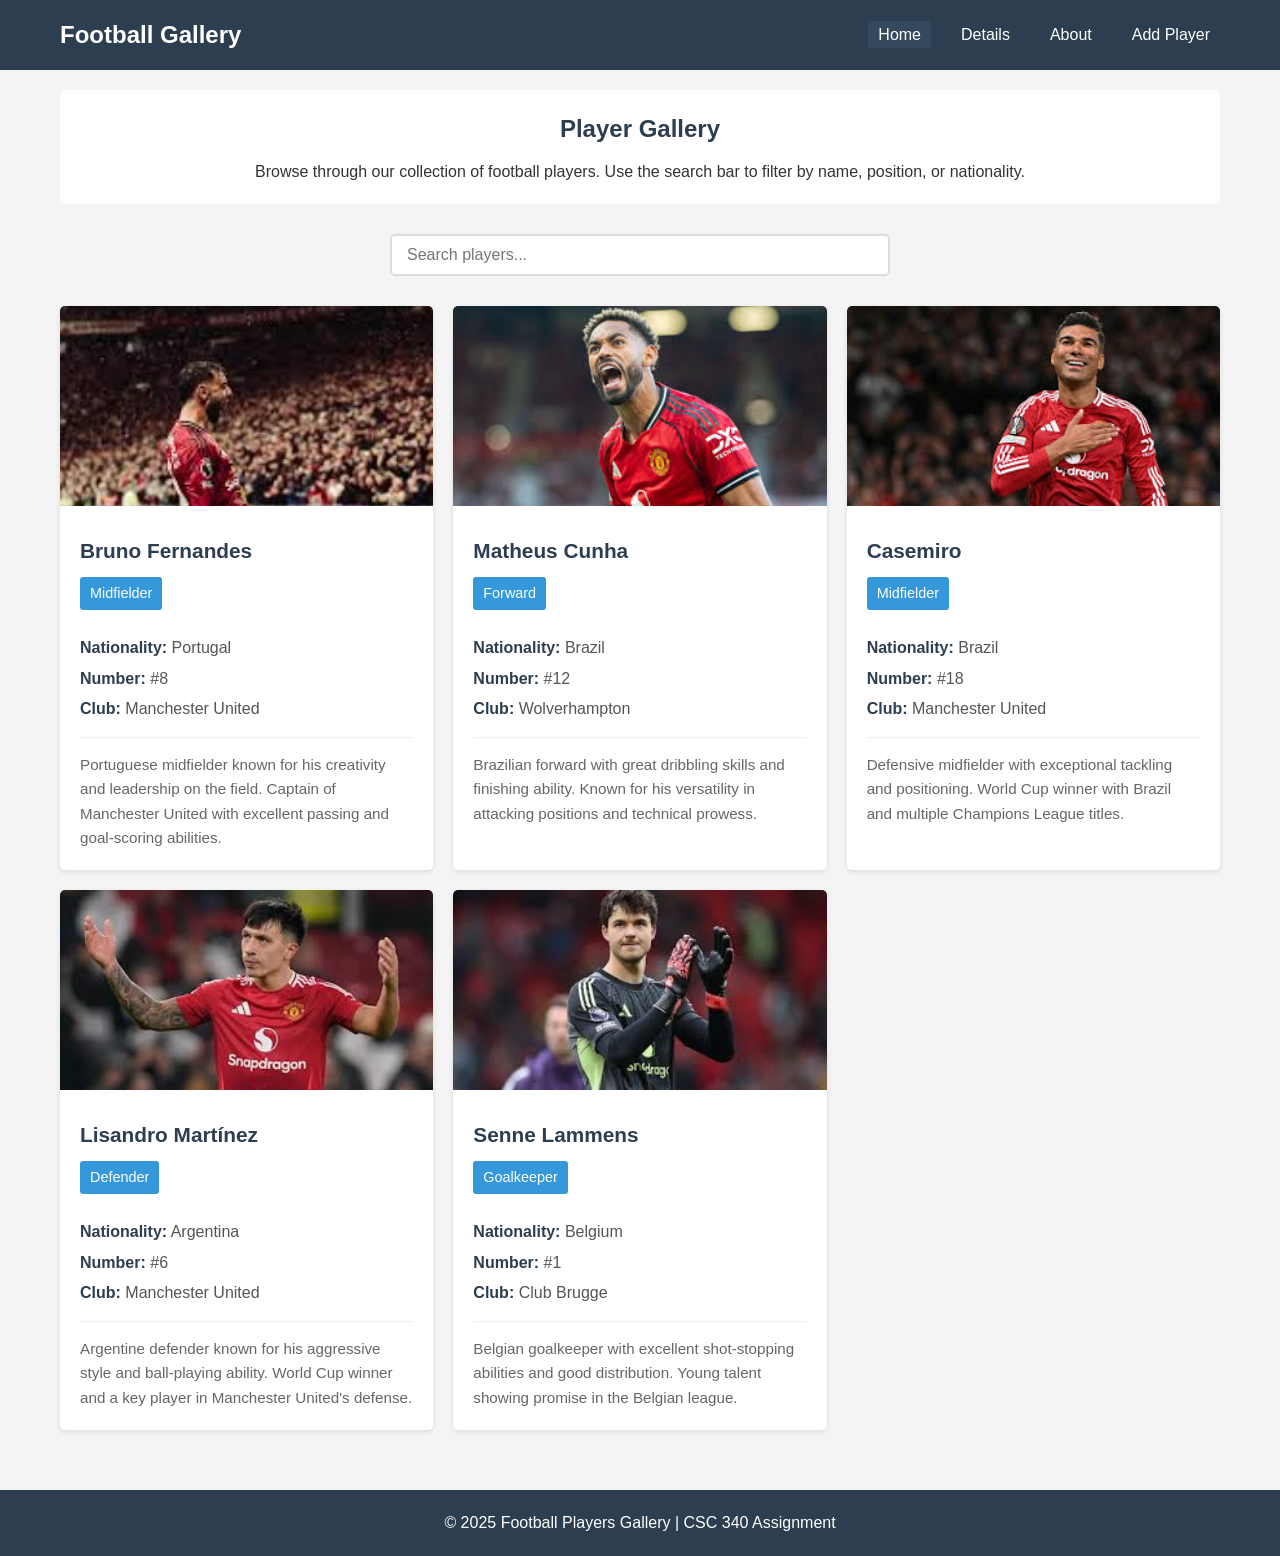
<file: index.html>
<!DOCTYPE html>
<html lang="en">
<head>
    <meta charset="UTF-8">
    <meta name="viewport" content="width=device-width, initial-scale=1.0">
    <title>Football Players Gallery</title>
    <link rel="stylesheet" href="styles.css">
</head>
<body>
    <nav>
        <div class="nav-container">
            <h1>Football Gallery</h1>
            <ul>
                <li><a href="index.html" class="active">Home</a></li>
                <li><a href="details.html">Details</a></li>
                <li><a href="about.html">About</a></li>
                <li><a href="form.html">Add Player</a></li>
            </ul>
        </div>
    </nav>

    <main>
        <section class="intro">
            <h2>Player Gallery</h2>
            <p>Browse through our collection of football players. Use the search bar to filter by name, position, or nationality.</p>
        </section>

        <section class="search-container">
            <input type="text" id="searchBar" placeholder="Search players..." />
        </section>

        <section class="gallery" id="playerGallery">
            <!-- Players will be loaded here by JavaScript -->
        </section>
    </main>

    <footer>
        <p>&copy; 2025 Football Players Gallery | CSC 340 Assignment</p>
    </footer>

    <script src="script.js"></script>
</body>
</html>
</file>
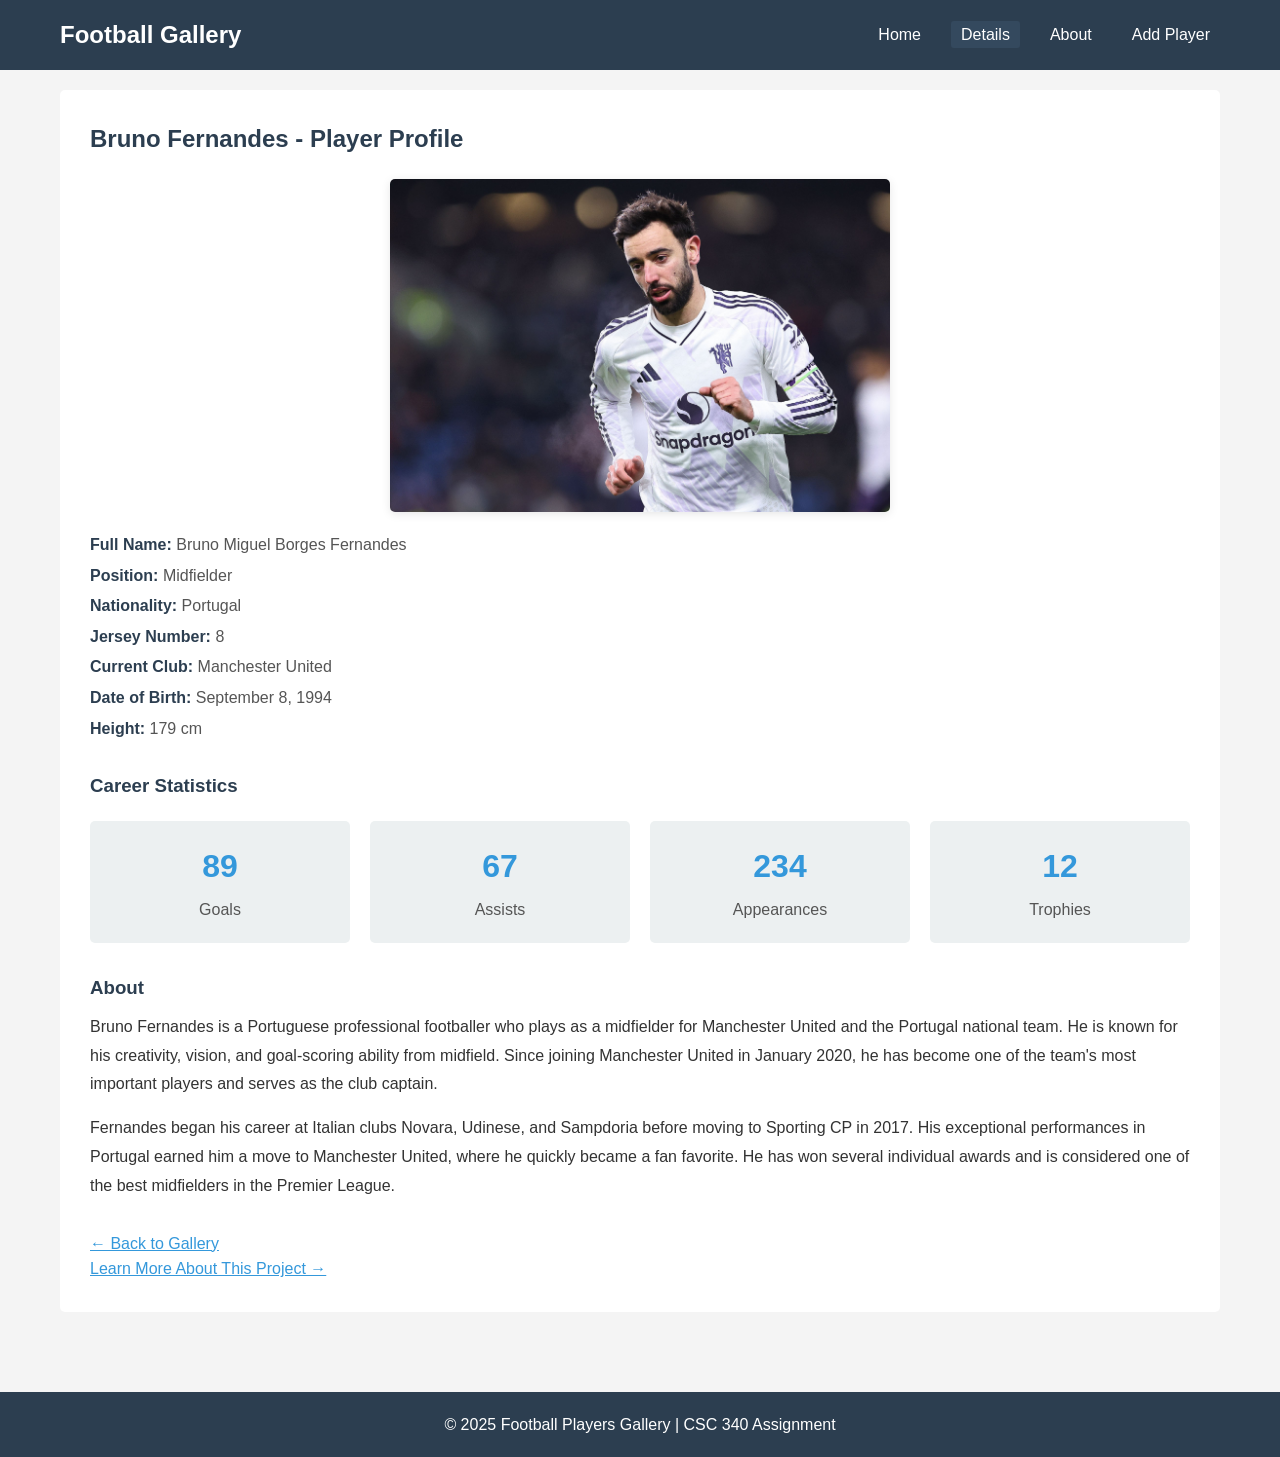
<file: details.html>
<!DOCTYPE html>
<html lang="en">
<head>
    <meta charset="UTF-8">
    <meta name="viewport" content="width=device-width, initial-scale=1.0">
    <title>Player Details - Football Gallery</title>
    <link rel="stylesheet" href="styles.css">
</head>
<body>
    <nav>
        <div class="nav-container">
            <h1>Football Gallery</h1>
            <ul>
                <li><a href="index.html">Home</a></li>
                <li><a href="details.html" class="active">Details</a></li>
                <li><a href="about.html">About</a></li>
                <li><a href="form.html">Add Player</a></li>
            </ul>
        </div>
    </nav>

    <main>
        <div class="detail-page">
            <h2>Bruno Fernandes - Player Profile</h2>
            
            <img src="images/bruno-detail.jpg" 
                 alt="Bruno Fernandes" 
                 class="detail-image">
            
            <div class="player-info">
                <p><strong>Full Name:</strong> Bruno Miguel Borges Fernandes</p>
                <p><strong>Position:</strong> Midfielder</p>
                <p><strong>Nationality:</strong> Portugal</p>
                <p><strong>Jersey Number:</strong> 8</p>
                <p><strong>Current Club:</strong> Manchester United</p>
                <p><strong>Date of Birth:</strong> September 8, 1994</p>
                <p><strong>Height:</strong> 179 cm</p>
            </div>

            <h3 style="margin-top: 30px; color: #2c3e50;">Career Statistics</h3>
            <div class="stats-grid">
                <div class="stat-box">
                    <div class="number">89</div>
                    <div class="label">Goals</div>
                </div>
                <div class="stat-box">
                    <div class="number">67</div>
                    <div class="label">Assists</div>
                </div>
                <div class="stat-box">
                    <div class="number">234</div>
                    <div class="label">Appearances</div>
                </div>
                <div class="stat-box">
                    <div class="number">12</div>
                    <div class="label">Trophies</div>
                </div>
            </div>

            <h3 style="margin-top: 30px; color: #2c3e50;">About</h3>
            <p style="line-height: 1.8; margin-top: 10px;">
                Bruno Fernandes is a Portuguese professional footballer who plays as a midfielder for 
                Manchester United and the Portugal national team. He is known for his creativity, 
                vision, and goal-scoring ability from midfield. Since joining Manchester United in 
                January 2020, he has become one of the team's most important players and serves as 
                the club captain.
            </p>
            
            <p style="line-height: 1.8; margin-top: 15px;">
                Fernandes began his career at Italian clubs Novara, Udinese, and Sampdoria before 
                moving to Sporting CP in 2017. His exceptional performances in Portugal earned him 
                a move to Manchester United, where he quickly became a fan favorite. He has won 
                several individual awards and is considered one of the best midfielders in the 
                Premier League.
            </p>

            <div style="margin-top: 30px;">
                <p><a href="index.html" style="color: #3498db;">← Back to Gallery</a></p>
                <p><a href="about.html" style="color: #3498db;">Learn More About This Project →</a></p>
            </div>
        </div>
    </main>

    <footer>
        <p>&copy; 2025 Football Players Gallery | CSC 340 Assignment</p>
    </footer>
</body>
</html>
</file>
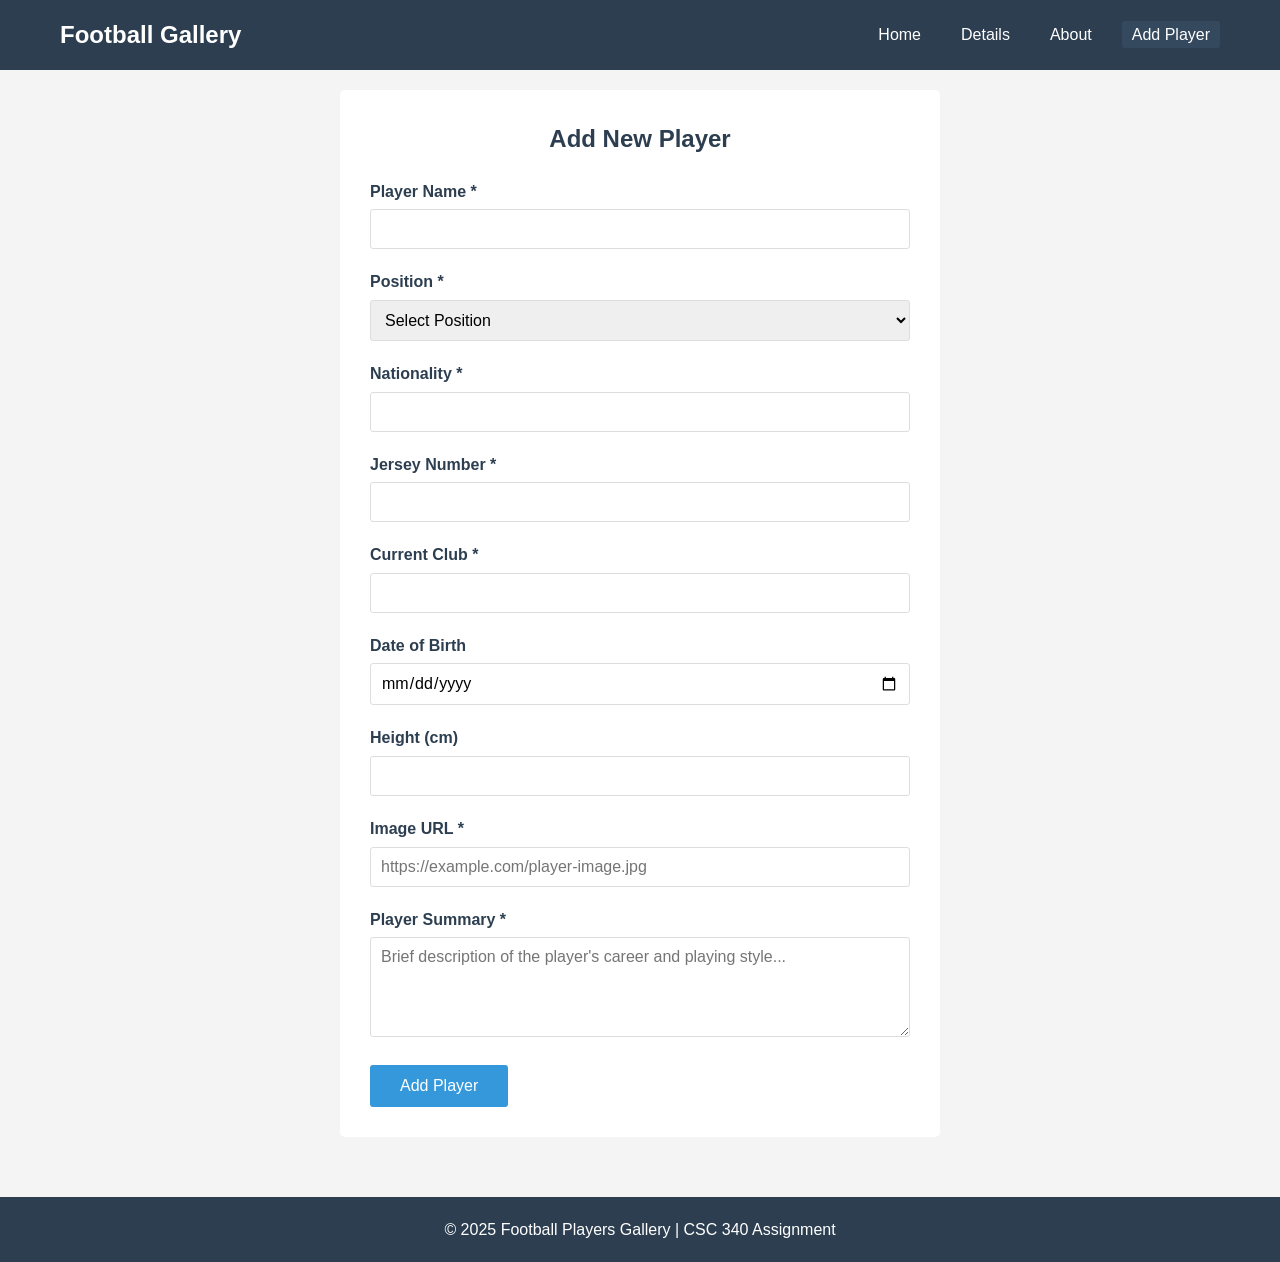
<file: form.html>
<!DOCTYPE html>
<html lang="en">
<head>
    <meta charset="UTF-8">
    <meta name="viewport" content="width=device-width, initial-scale=1.0">
    <title>Add Player - Football Gallery</title>
    <link rel="stylesheet" href="styles.css">
</head>
<body>
    <nav>
        <div class="nav-container">
            <h1>Football Gallery</h1>
            <ul>
                <li><a href="index.html">Home</a></li>
                <li><a href="details.html">Details</a></li>
                <li><a href="about.html">About</a></li>
                <li><a href="form.html" class="active">Add Player</a></li>
            </ul>
        </div>
    </nav>

    <main>
        <form id="playerForm">
            <h2 style="text-align: center; color: #2c3e50; margin-bottom: 20px;">Add New Player</h2>
            
            <div class="form-group">
                <label for="playerName">Player Name *</label>
                <input type="text" id="playerName" name="playerName" required>
            </div>

            <div class="form-group">
                <label for="position">Position *</label>
                <select id="position" name="position" required>
                    <option value="">Select Position</option>
                    <option value="Goalkeeper">Goalkeeper</option>
                    <option value="Defender">Defender</option>
                    <option value="Midfielder">Midfielder</option>
                    <option value="Forward">Forward</option>
                </select>
            </div>

            <div class="form-group">
                <label for="nationality">Nationality *</label>
                <input type="text" id="nationality" name="nationality" required>
            </div>

            <div class="form-group">
                <label for="jerseyNumber">Jersey Number *</label>
                <input type="number" id="jerseyNumber" name="jerseyNumber" min="1" max="99" required>
            </div>

            <div class="form-group">
                <label for="club">Current Club *</label>
                <input type="text" id="club" name="club" required>
            </div>

            <div class="form-group">
                <label for="dateOfBirth">Date of Birth</label>
                <input type="date" id="dateOfBirth" name="dateOfBirth">
            </div>

            <div class="form-group">
                <label for="height">Height (cm)</label>
                <input type="number" id="height" name="height" min="150" max="220">
            </div>

            <div class="form-group">
                <label for="imageUrl">Image URL *</label>
                <input type="url" id="imageUrl" name="imageUrl" required placeholder="https://example.com/player-image.jpg">
            </div>

            <div class="form-group">
                <label for="summary">Player Summary *</label>
                <textarea id="summary" name="summary" required placeholder="Brief description of the player's career and playing style..."></textarea>
            </div>

            <button type="submit">Add Player</button>
        </form>

        <div id="successMessage" style="display: none; background-color: #2ecc71; color: white; padding: 15px; border-radius: 5px; text-align: center; max-width: 600px; margin: 20px auto;">
            Player added successfully!
        </div>
    </main>

    <footer>
        <p>&copy; 2025 Football Players Gallery | CSC 340 Assignment</p>
    </footer>

    <script>
        document.getElementById('playerForm').addEventListener('submit', function(e) {
            e.preventDefault();
            
            // Show success message
            const successMsg = document.getElementById('successMessage');
            successMsg.style.display = 'block';
            
            // Reset form
            this.reset();
            
            // Hide message after 3 seconds
            setTimeout(function() {
                successMsg.style.display = 'none';
            }, 3000);
            
            // Scroll to top
            window.scrollTo({ top: 0, behavior: 'smooth' });
        });
    </script>
</body>
</html>
</file>
<file: styles.css>
* {
    margin: 0;
    padding: 0;
    box-sizing: border-box;
}

body {
    font-family: Arial, sans-serif;
    line-height: 1.6;
    color: #333;
    background-color: #f4f4f4;
}

nav {
    background-color: #2c3e50;
    color: white;
    padding: 1rem 0;
}

.nav-container {
    max-width: 1200px;
    margin: 0 auto;
    padding: 0 20px;
    display: flex;
    justify-content: space-between;
    align-items: center;
}

nav h1 {
    font-size: 1.5rem;
}

nav ul {
    list-style: none;
    display: flex;
    gap: 20px;
}

nav a {
    color: white;
    text-decoration: none;
    padding: 5px 10px;
    border-radius: 3px;
}

nav a:hover,
nav a.active {
    background-color: #34495e;
}

main {
    max-width: 1200px;
    margin: 0 auto;
    padding: 20px;
}

.intro {
    text-align: center;
    margin-bottom: 30px;
    padding: 20px;
    background-color: white;
    border-radius: 5px;
}

.intro h2 {
    color: #2c3e50;
    margin-bottom: 10px;
}

.search-container {
    text-align: center;
    margin-bottom: 30px;
}

#searchBar {
    width: 100%;
    max-width: 500px;
    padding: 10px 15px;
    font-size: 1rem;
    border: 2px solid #ddd;
    border-radius: 5px;
}

#searchBar:focus {
    outline: none;
    border-color: #3498db;
}

.gallery {
    display: grid;
    grid-template-columns: repeat(auto-fill, minmax(280px, 1fr));
    gap: 20px;
}

.player-card {
    background-color: white;
    border-radius: 5px;
    overflow: hidden;
    box-shadow: 0 2px 5px rgba(0,0,0,0.1);
}

.player-image {
    width: 100%;
    height: 200px;
    object-fit: cover;
    background-color: #ecf0f1;
}

.player-content {
    padding: 20px;
}

.player-card h3 {
    color: #2c3e50;
    margin-bottom: 10px;
    font-size: 1.3rem;
}

.player-card .position {
    display: inline-block;
    background-color: #3498db;
    color: white;
    padding: 5px 10px;
    border-radius: 3px;
    font-size: 0.9rem;
    margin-bottom: 10px;
}

.player-info {
    margin: 15px 0;
}

.player-info p {
    margin: 5px 0;
    color: #555;
}

.player-info strong {
    color: #2c3e50;
}

.player-summary {
    margin-top: 15px;
    padding-top: 15px;
    border-top: 1px solid #eee;
    color: #666;
    font-size: 0.95rem;
}

footer {
    background-color: #2c3e50;
    color: white;
    text-align: center;
    padding: 20px;
    margin-top: 40px;
}

.detail-page {
    background-color: white;
    padding: 30px;
    border-radius: 5px;
    margin-bottom: 20px;
}

.detail-image {
    width: 100%;
    max-width: 500px;
    height: auto;
    border-radius: 5px;
    margin: 20px auto;
    display: block;
    box-shadow: 0 2px 10px rgba(0,0,0,0.1);
}

.detail-page h2 {
    color: #2c3e50;
    margin-bottom: 20px;
}

.stats-grid {
    display: grid;
    grid-template-columns: repeat(auto-fit, minmax(200px, 1fr));
    gap: 20px;
    margin: 20px 0;
}

.stat-box {
    background-color: #ecf0f1;
    padding: 20px;
    border-radius: 5px;
    text-align: center;
}

.stat-box .number {
    font-size: 2rem;
    font-weight: bold;
    color: #3498db;
}

.stat-box .label {
    color: #555;
    margin-top: 5px;
}

.about-content {
    background-color: white;
    padding: 30px;
    border-radius: 5px;
}

.about-content h2 {
    color: #2c3e50;
    margin-bottom: 15px;
}

.about-content p {
    margin-bottom: 15px;
    line-height: 1.8;
}

.about-image {
    max-width: 100%;
    height: auto;
    border-radius: 5px;
    margin: 20px 0;
}

form {
    background-color: white;
    padding: 30px;
    border-radius: 5px;
    max-width: 600px;
    margin: 0 auto;
}

.form-group {
    margin-bottom: 20px;
}

.form-group label {
    display: block;
    margin-bottom: 5px;
    color: #2c3e50;
    font-weight: bold;
}

.form-group input,
.form-group select,
.form-group textarea {
    width: 100%;
    padding: 10px;
    border: 1px solid #ddd;
    border-radius: 3px;
    font-size: 1rem;
    font-family: Arial, sans-serif;
}

.form-group textarea {
    min-height: 100px;
    resize: vertical;
}

.form-group input:focus,
.form-group select:focus,
.form-group textarea:focus {
    outline: none;
    border-color: #3498db;
}

button[type="submit"] {
    background-color: #3498db;
    color: white;
    padding: 12px 30px;
    border: none;
    border-radius: 3px;
    font-size: 1rem;
    cursor: pointer;
}

button[type="submit"]:hover {
    background-color: #2980b9;
}

@media (max-width: 768px) {
    .nav-container {
        flex-direction: column;
        text-align: center;
    }
    
    nav ul {
        margin-top: 10px;
    }
    
    .gallery {
        grid-template-columns: 1fr;
    }
}
</file>
